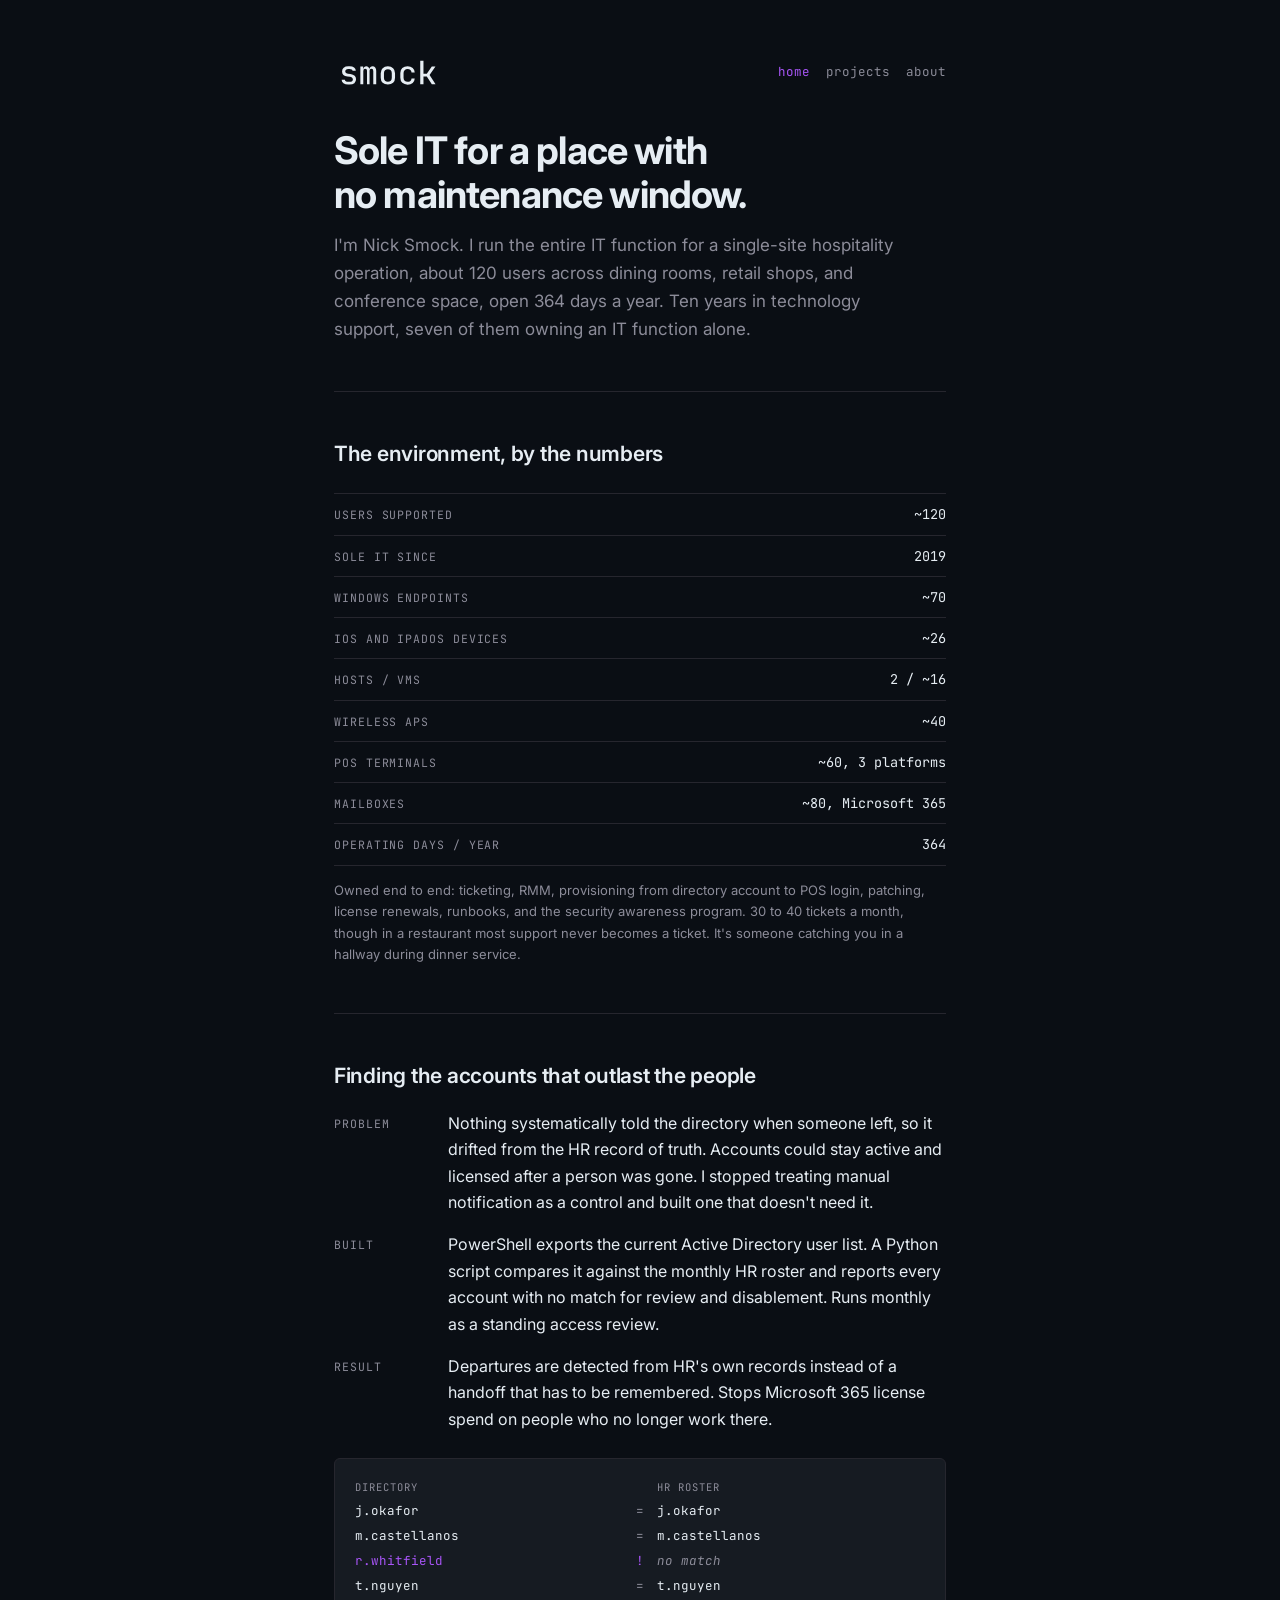
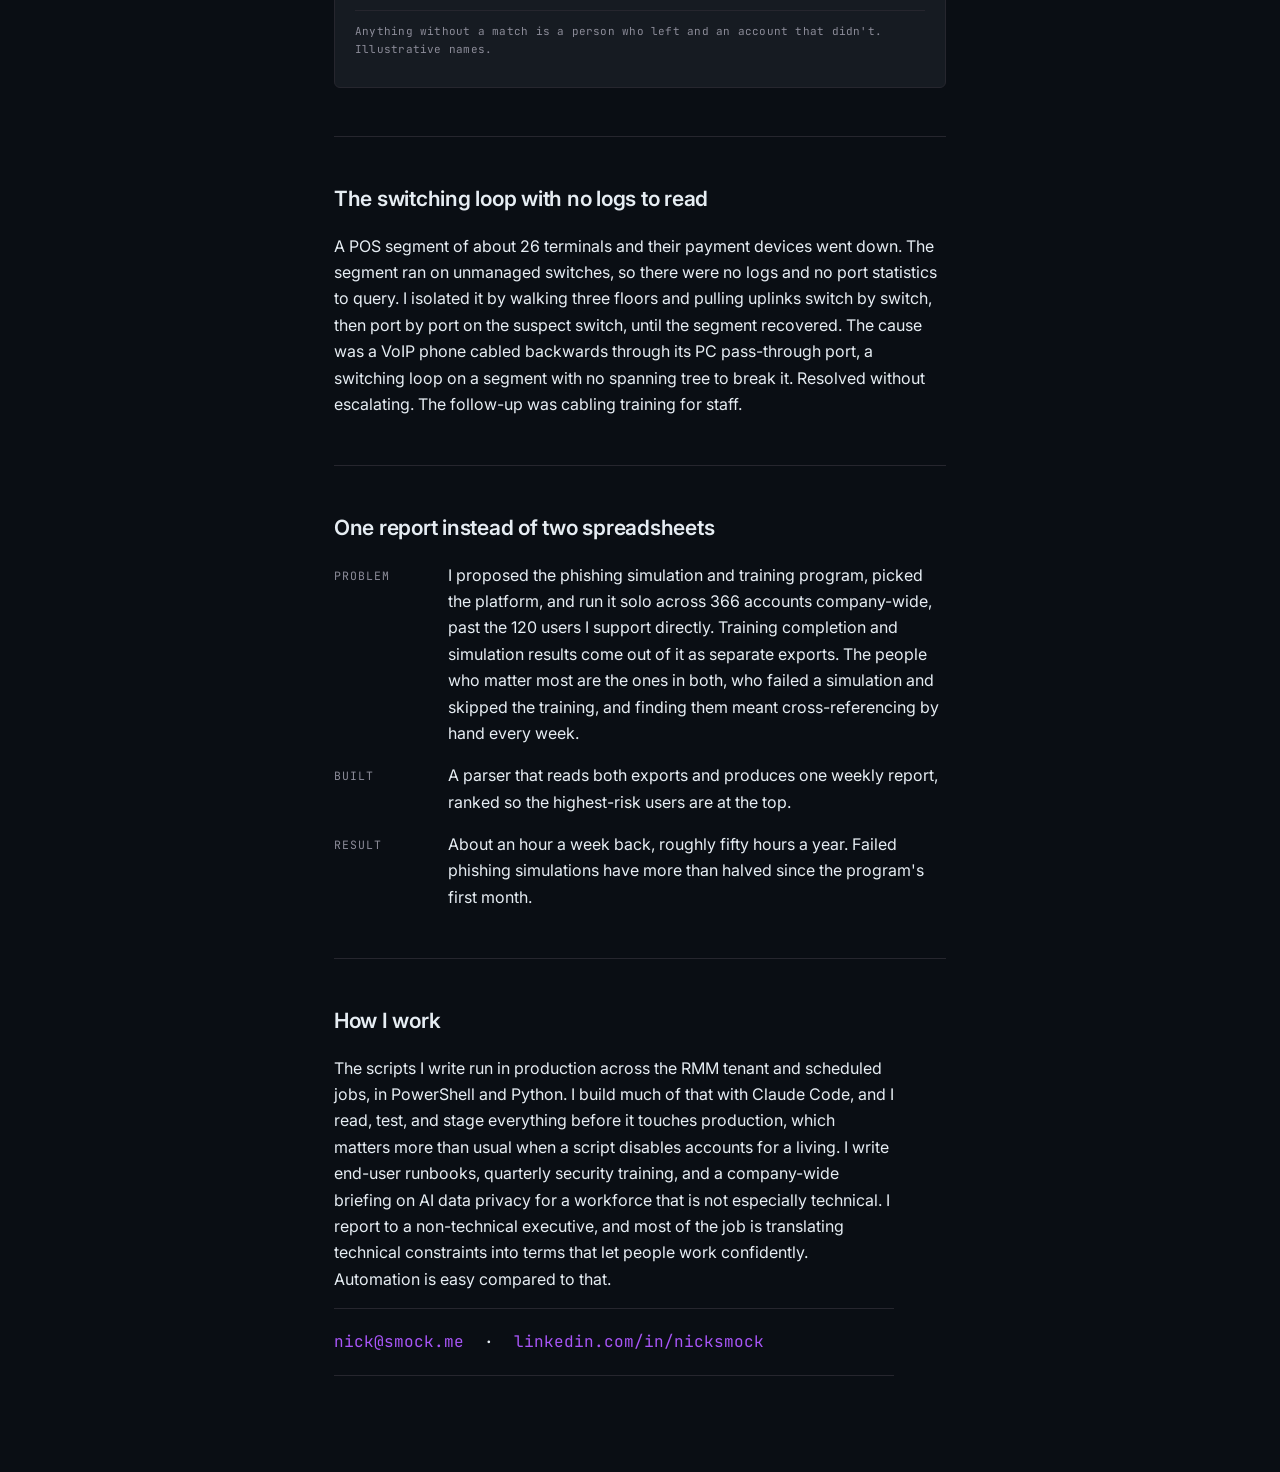
<file: index.html>
<!DOCTYPE html>
<html lang="en">
<head>
<meta charset="utf-8">
<meta name="viewport" content="width=device-width, initial-scale=1">
<title>Nick Smock, IT operations and automation</title>
<meta name="description" content="Nick Smock. Sole IT for a 120-person, single-site hospitality operation that runs 364 days a year. Identity, endpoints, POS, and automation, owned end to end.">
<meta property="og:type" content="website">
<meta property="og:url" content="https://smock.dev/">
<meta property="og:title" content="Nick Smock, IT operations and automation">
<meta property="og:description" content="Sole IT for a 120-person hospitality operation that runs 364 days a year. Identity, endpoints, POS, and automation, owned end to end.">
<meta property="og:image" content="https://smock.dev/og-image.png">
<meta property="og:image:width" content="1200">
<meta property="og:image:height" content="630">
<meta name="twitter:card" content="summary_large_image">
<meta name="twitter:title" content="Nick Smock, IT operations and automation">
<meta name="twitter:description" content="Sole IT for a 120-person hospitality operation that runs 364 days a year. Identity, endpoints, POS, and automation, owned end to end.">
<meta name="twitter:image" content="https://smock.dev/og-image.png">
<link rel="preconnect" href="https://fonts.googleapis.com">
<link rel="preconnect" href="https://fonts.gstatic.com" crossorigin>
<link href="https://fonts.googleapis.com/css2?family=Inter:wght@400;500;600;700&family=JetBrains+Mono:wght@400;500&display=swap" rel="stylesheet">
<link rel="icon" href="/favicon.ico" type="image/x-icon"/>
<link rel="shortcut icon" href="/favicon.ico" type="image/x-icon"/>
<link rel="stylesheet" href="/styles.css">
</head>
<body>
<main class="wrap">

  <div class="top">
    <p class="mark"><a href="/"><img src="/smock-wordmark-animated.svg" alt="smock, home"></a></p>
    <nav class="nav" aria-label="Site">
      <a href="/" aria-current="page">home</a>
      <a href="/projects/">projects</a>
      <a href="/about/">about</a>
    </nav>
  </div>

  <header class="stagger">
    <h1>Sole IT for a place with<br>no maintenance window.</h1>
    <p class="standfirst">I'm Nick Smock. I run the entire IT function for a single-site
    hospitality operation, about 120 users across dining rooms, retail shops, and
    conference space, open 364 days a year. Ten years in technology support, seven of
    them owning an IT function alone.</p>
  </header>

  <hr class="rule">

  <section class="stagger">
    <h2>The environment, by the numbers</h2>
    <dl class="scope">
      <div><dt>Users supported</dt><dd>~120</dd></div>
      <div><dt>Sole IT since</dt><dd>2019</dd></div>
      <div><dt>Windows endpoints</dt><dd>~70</dd></div>
      <div><dt>iOS and iPadOS devices</dt><dd>~26</dd></div>
      <div><dt>Hosts / VMs</dt><dd>2 / ~16</dd></div>
      <div><dt>Wireless APs</dt><dd>~40</dd></div>
      <div><dt>POS terminals</dt><dd>~60, 3 platforms</dd></div>
      <div><dt>Mailboxes</dt><dd>~80, Microsoft 365</dd></div>
      <div><dt>Operating days / year</dt><dd>364</dd></div>
    </dl>
    <p class="scopenote">Owned end to end: ticketing, RMM, provisioning from directory
    account to POS login, patching, license renewals, runbooks, and the security awareness
    program. 30 to 40 tickets a month, though in a restaurant most support never becomes a
    ticket. It's someone catching you in a hallway during dinner service.</p>
  </section>

  <hr class="rule">

  <section class="stagger">
    <h2>Finding the accounts that outlast the people</h2>

    <dl class="field">
      <dt>Problem</dt>
      <dd>Nothing systematically told the directory when someone left, so it drifted from
      the HR record of truth. Accounts could stay active and licensed after a person was
      gone. I stopped treating manual notification as a control and built one that
      doesn't need it.</dd>
    </dl>
    <dl class="field">
      <dt>Built</dt>
      <dd>PowerShell exports the current Active Directory user list. A Python script
      compares it against the monthly HR roster and reports every account with no match
      for review and disablement. Runs monthly as a standing access review.</dd>
    </dl>
    <dl class="field">
      <dt>Result</dt>
      <dd>Departures are detected from HR's own records instead of a handoff that has to
      be remembered. Stops Microsoft 365 license spend on people who no longer work there.</dd>
    </dl>

    <div class="recon" aria-label="Illustration of directory accounts reconciled against the HR roster">
      <div class="row head"><span>Directory</span><span></span><span>HR roster</span></div>
      <div class="row"><span>j.okafor</span><span class="op">=</span><span>j.okafor</span></div>
      <div class="row"><span>m.castellanos</span><span class="op">=</span><span>m.castellanos</span></div>
      <div class="row miss"><span>r.whitfield</span><span class="op">!</span><span class="gone">no match</span></div>
      <div class="row"><span>t.nguyen</span><span class="op">=</span><span>t.nguyen</span></div>
      <p class="note">Anything without a match is a person who left and an account that
      didn't. Illustrative names.</p>
    </div>
  </section>

  <hr class="rule">

  <section class="stagger">
    <h2>The switching loop with no logs to read</h2>
    <p>A POS segment of about 26 terminals and their payment devices went down. The
    segment ran on unmanaged switches, so there were no logs and no port statistics to
    query. I isolated it by walking three floors and pulling uplinks switch by switch,
    then port by port on the suspect switch, until the segment recovered. The cause was
    a VoIP phone cabled backwards through its PC pass-through port, a switching loop on
    a segment with no spanning tree to break it. Resolved without escalating. The
    follow-up was cabling training for staff.</p>
  </section>

  <hr class="rule">

  <section class="stagger">
    <h2>One report instead of two spreadsheets</h2>

    <dl class="field">
      <dt>Problem</dt>
      <dd>I proposed the phishing simulation and training program, picked the platform,
      and run it solo across 366 accounts company-wide, past the 120 users I support
      directly. Training completion and simulation results come out of it as separate
      exports. The people who matter most are the ones in both, who failed a simulation
      and skipped the training, and finding them meant cross-referencing by hand every
      week.</dd>
    </dl>
    <dl class="field">
      <dt>Built</dt>
      <dd>A parser that reads both exports and produces one weekly report, ranked so
      the highest-risk users are at the top.</dd>
    </dl>
    <dl class="field">
      <dt>Result</dt>
      <dd>About an hour a week back, roughly fifty hours a year. Failed phishing
      simulations have more than halved since the program's first month.</dd>
    </dl>
  </section>

  <hr class="rule">

  <section class="close">
    <h2>How I work</h2>
    <p>The scripts I write run in production across the RMM tenant and scheduled jobs,
    in PowerShell and Python. I build much of that with Claude Code, and I read, test,
    and stage everything before it touches production, which matters more than usual
    when a script disables accounts for a living. I write end-user runbooks, quarterly
    security training, and a company-wide briefing on AI data privacy for a workforce
    that is not especially technical. I report to a non-technical executive, and most
    of the job is translating technical constraints into terms that let people work
    confidently. Automation is easy compared to that.</p>
  </section>

  <footer>
    <p class="contact"><a href="mailto:nick@smock.me">nick@smock.me</a> &nbsp;·&nbsp; <a href="https://www.linkedin.com/in/nicksmock">linkedin.com/in/nicksmock</a></p>
  </footer>

</main>
</body>
</html>
</file>
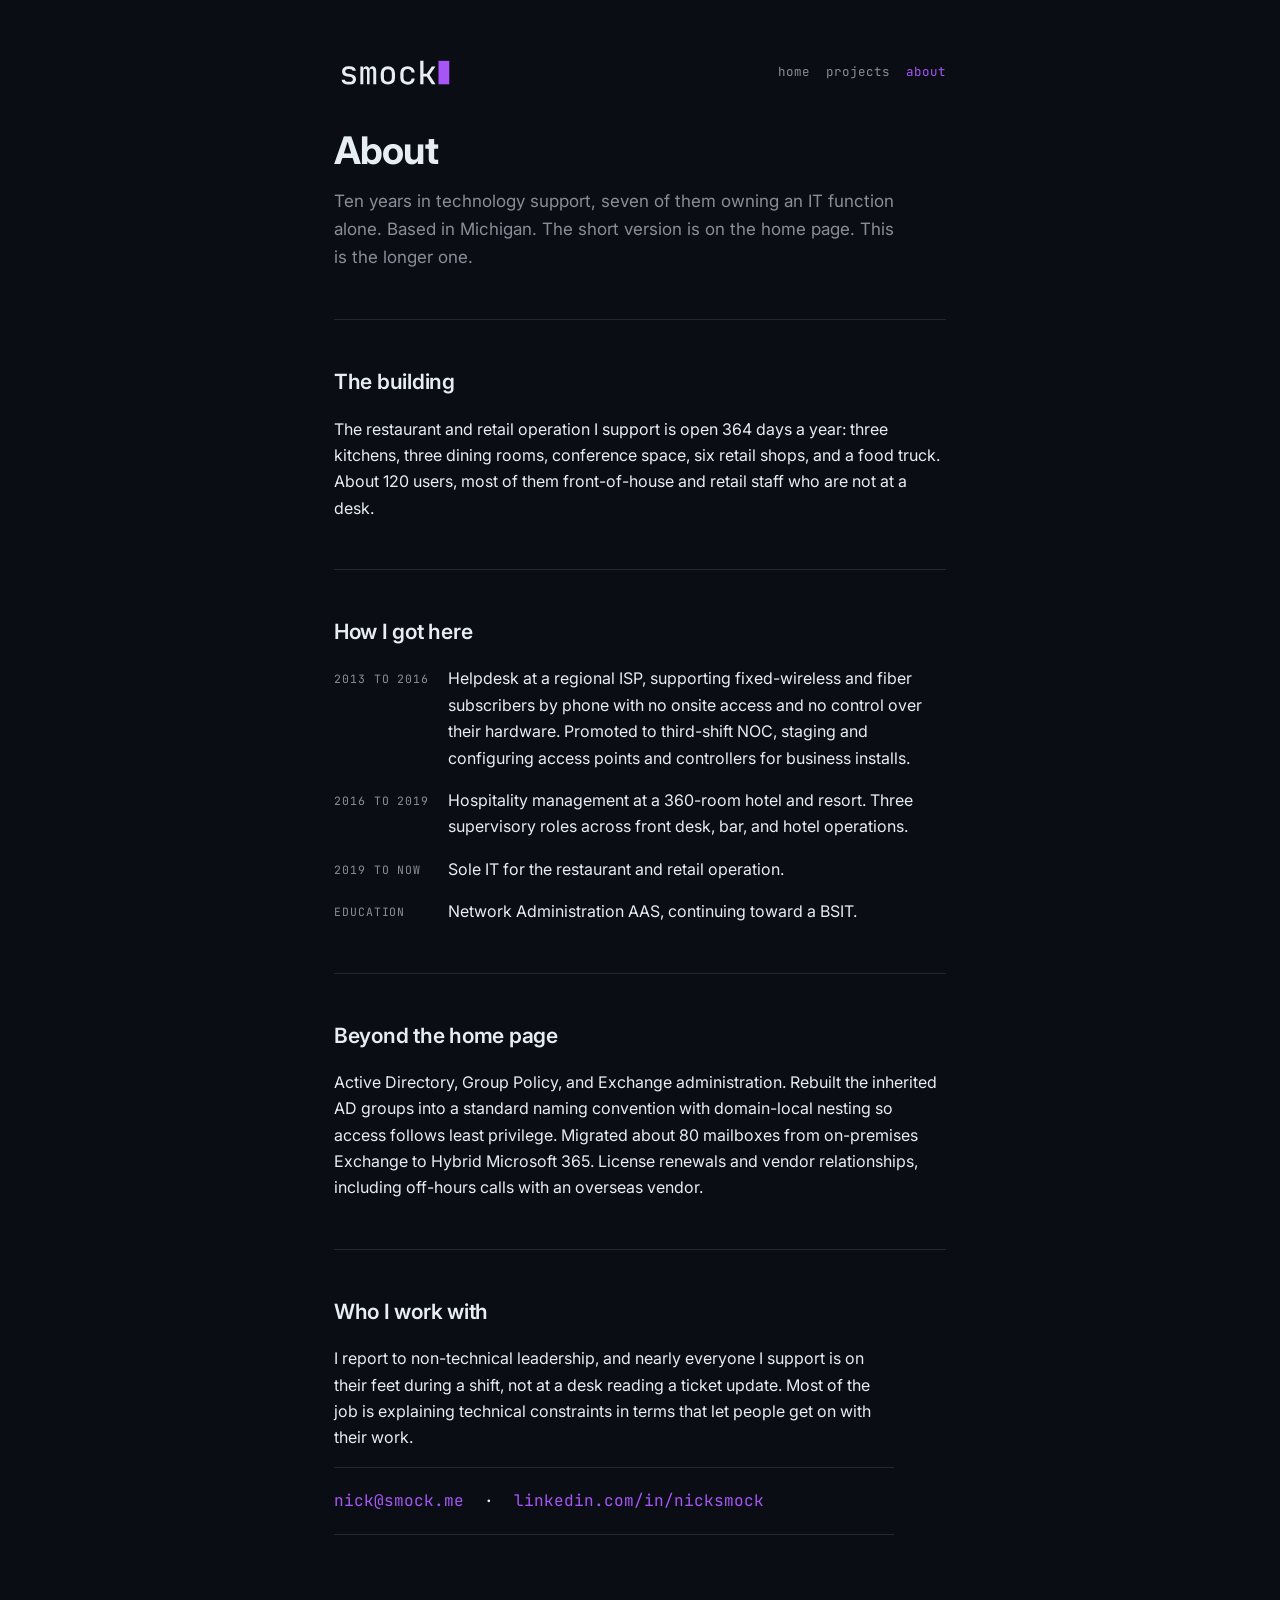
<file: about/index.html>
<!DOCTYPE html>
<html lang="en">
<head>
<meta charset="utf-8">
<meta name="viewport" content="width=device-width, initial-scale=1">
<title>About · Nick Smock</title>
<meta name="description" content="About Nick Smock.">
<link rel="canonical" href="https://smock.dev/about/">
<link rel="preconnect" href="https://fonts.googleapis.com">
<link rel="preconnect" href="https://fonts.gstatic.com" crossorigin>
<link href="https://fonts.googleapis.com/css2?family=Inter:wght@400;500;600;700&family=JetBrains+Mono:wght@400;500&display=swap" rel="stylesheet">
<link rel="icon" href="/favicon.ico" type="image/x-icon"/>
<link rel="shortcut icon" href="/favicon.ico" type="image/x-icon"/>
<link rel="stylesheet" href="/styles.css">
</head>
<body>
<main class="wrap">

  <div class="top">
    <p class="mark"><a href="/"><img src="/smock-wordmark-animated.svg" alt="smock, home"></a></p>
    <nav class="nav" aria-label="Site">
      <a href="/">home</a>
      <a href="/projects/">projects</a>
      <a href="/about/" aria-current="page">about</a>
    </nav>
  </div>

  <header class="stagger">
    <h1>About</h1>
    <p class="standfirst">Ten years in technology support, seven of them owning an IT function
    alone. Based in Michigan. The short version is on the home page. This is the longer one.</p>
  </header>

  <hr class="rule">

  <section class="stagger">
    <h2>The building</h2>
    <p>The restaurant and retail operation I support is open 364 days a year: three kitchens,
    three dining rooms, conference space, six retail shops, and a food truck. About 120 users,
    most of them front-of-house and retail staff who are not at a desk.</p>
  </section>

  <hr class="rule">

  <section class="stagger">
    <h2>How I got here</h2>

    <dl class="field">
      <dt>2013 to 2016</dt>
      <dd>Helpdesk at a regional ISP, supporting fixed-wireless and fiber subscribers by phone
      with no onsite access and no control over their hardware. Promoted to third-shift NOC,
      staging and configuring access points and controllers for business installs.</dd>
    </dl>
    <dl class="field">
      <dt>2016 to 2019</dt>
      <dd>Hospitality management at a 360-room hotel and resort. Three supervisory roles across
      front desk, bar, and hotel operations.</dd>
    </dl>
    <dl class="field">
      <dt>2019 to now</dt>
      <dd>Sole IT for the restaurant and retail operation.</dd>
    </dl>
    <dl class="field">
      <dt>Education</dt>
      <dd>Network Administration AAS, continuing toward a BSIT.</dd>
    </dl>
  </section>

  <hr class="rule">

  <section class="stagger">
    <h2>Beyond the home page</h2>
    <p>Active Directory, Group Policy, and Exchange administration. Rebuilt the inherited AD
    groups into a standard naming convention with domain-local nesting so access follows least
    privilege. Migrated about 80 mailboxes from on-premises Exchange to Hybrid Microsoft 365. License
    renewals and vendor relationships, including off-hours calls with an overseas vendor.</p>
  </section>

  <hr class="rule">

  <section class="close">
    <h2>Who I work with</h2>
    <p>I report to non-technical leadership, and nearly everyone I support is on their feet
    during a shift, not at a desk reading a ticket update. Most of the job is explaining
    technical constraints in terms that let people get on with their work.</p>
  </section>

  <footer>
    <p class="contact"><a href="mailto:nick@smock.me">nick@smock.me</a> &nbsp;·&nbsp; <a href="https://www.linkedin.com/in/nicksmock">linkedin.com/in/nicksmock</a></p>
  </footer>

</main>
</body>
</html>
</file>
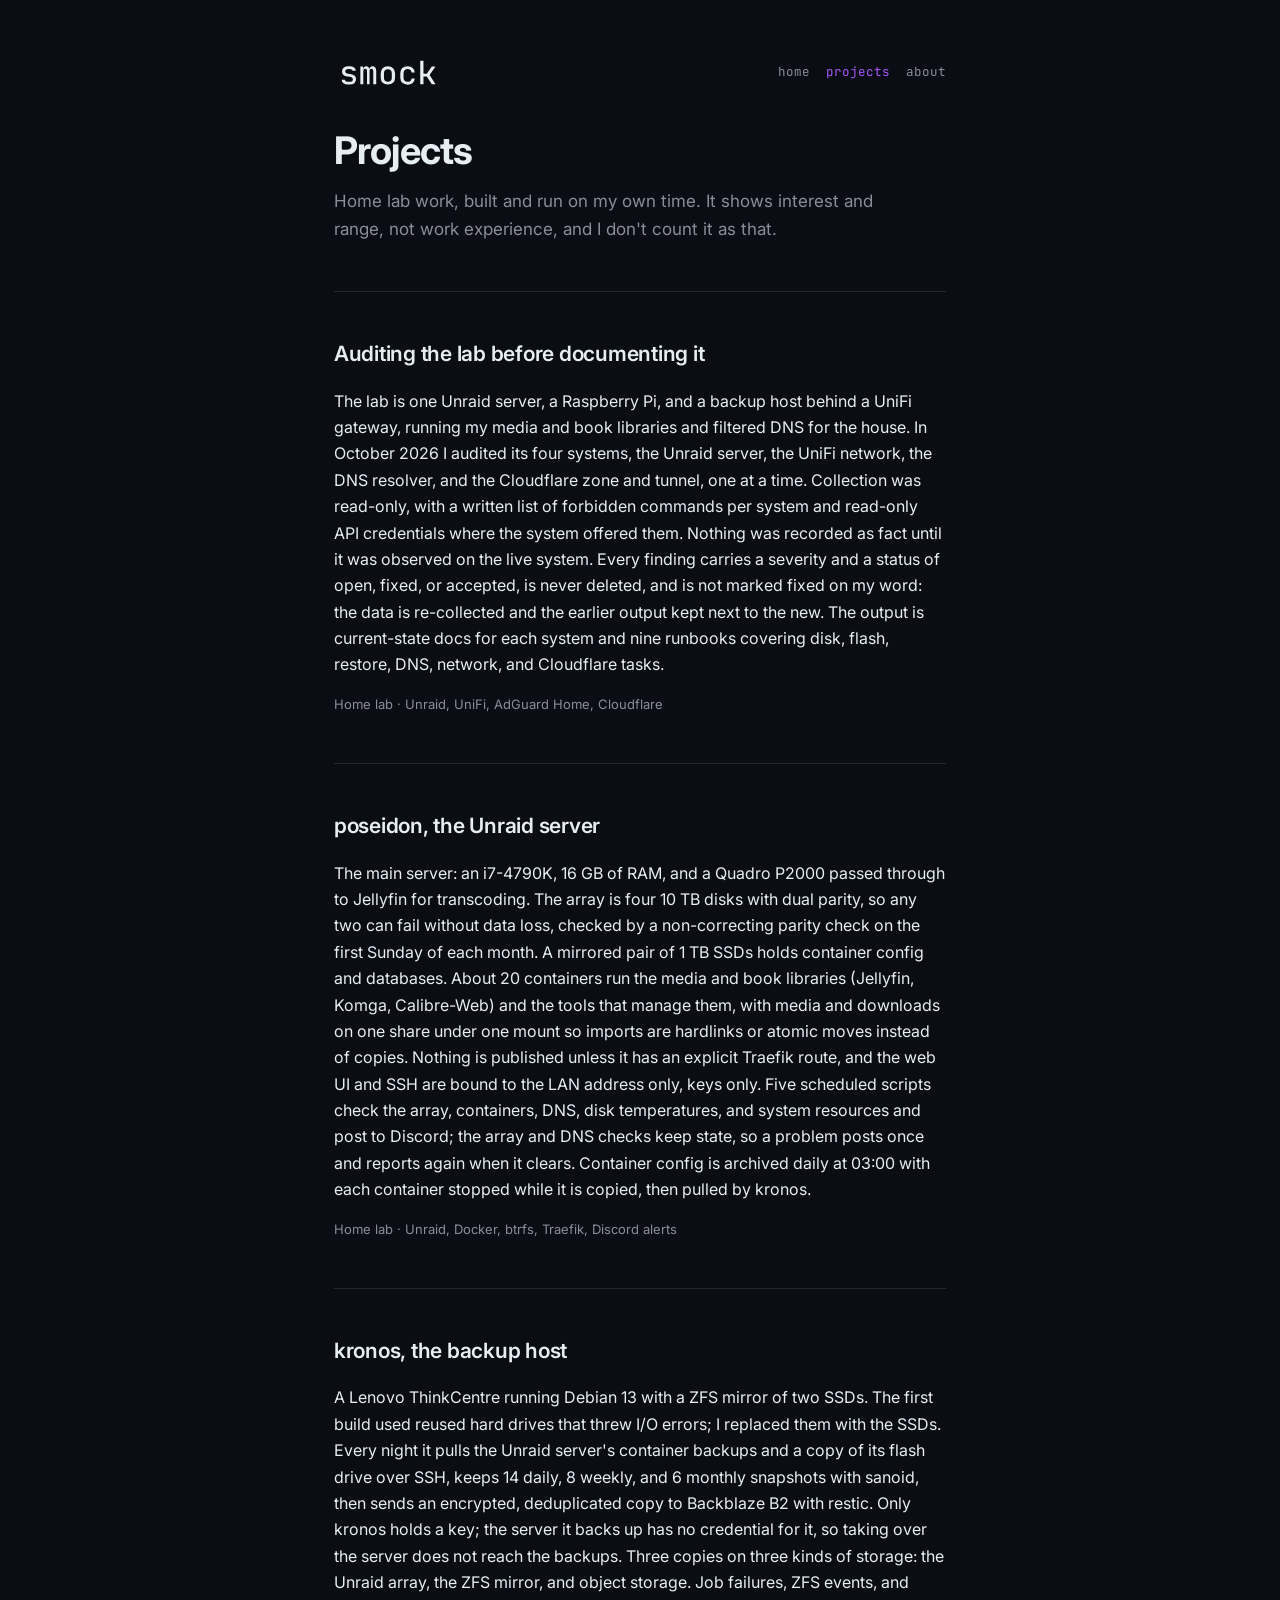
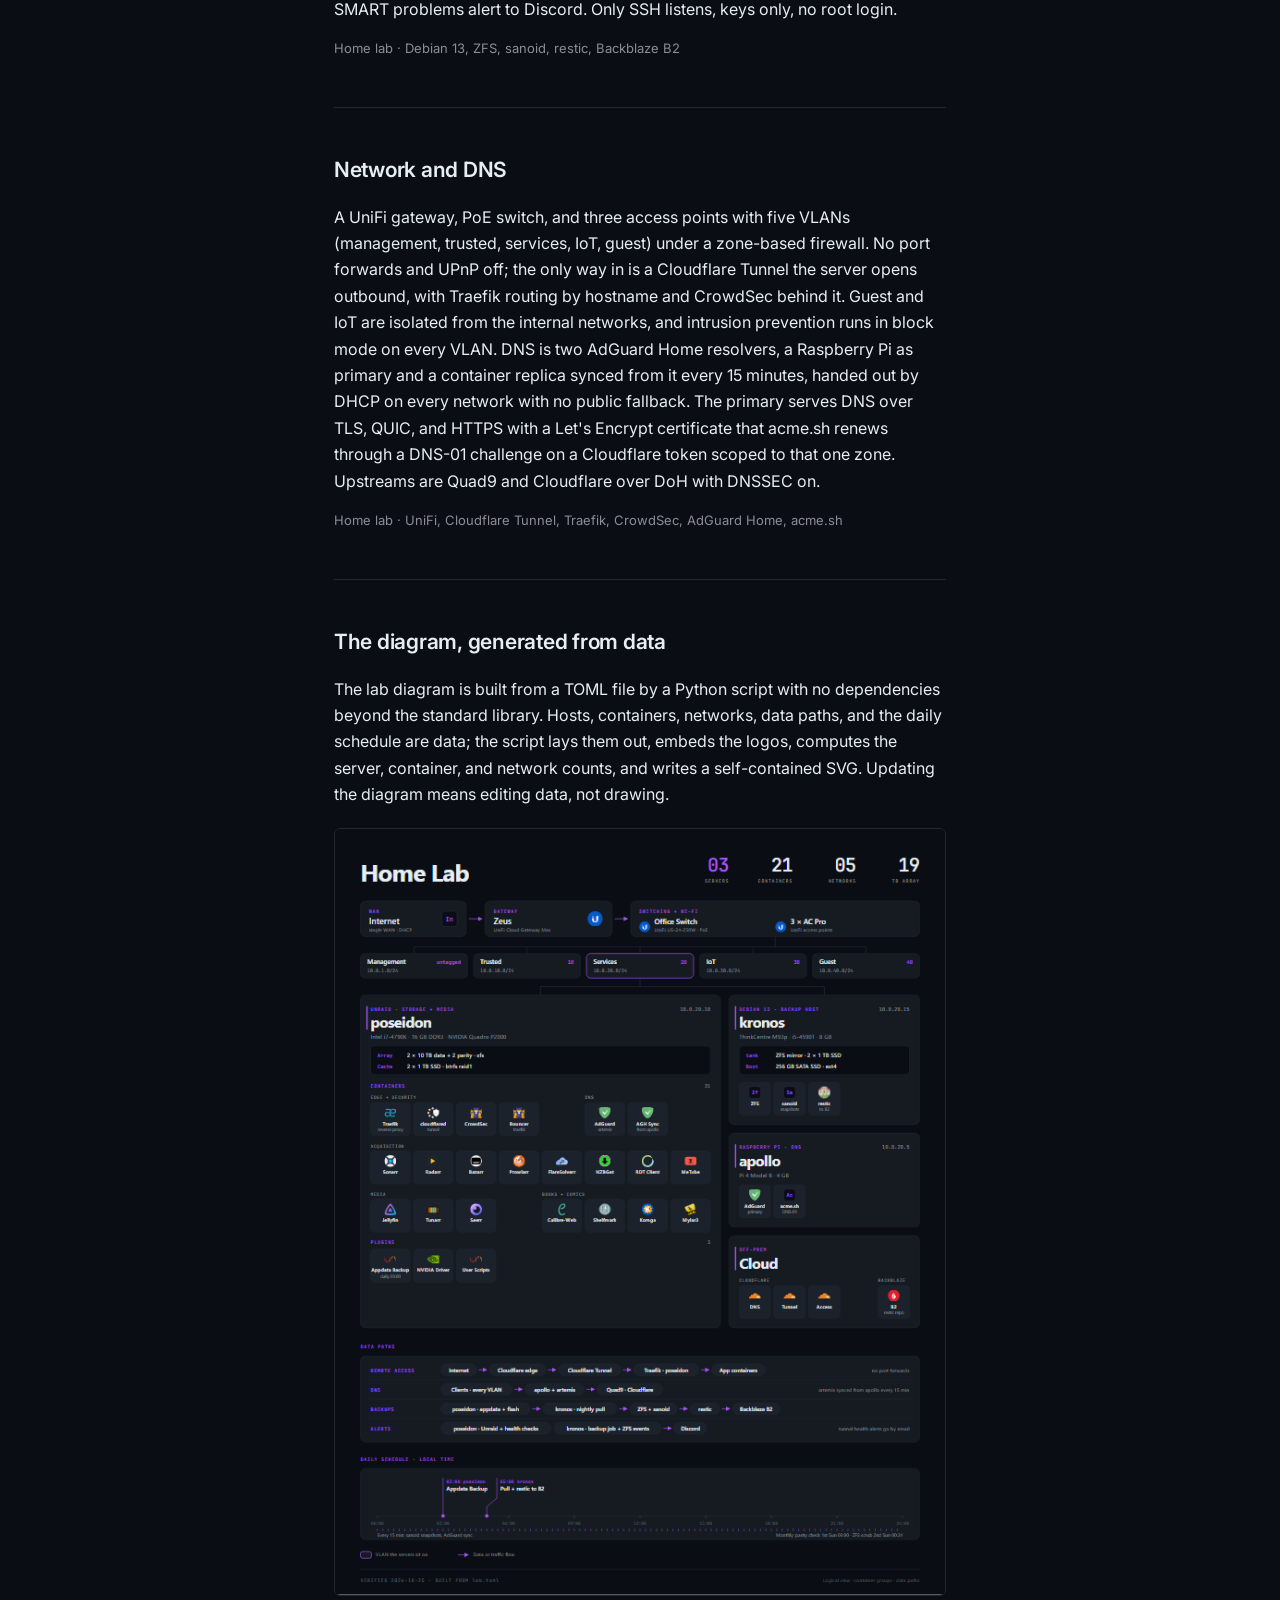
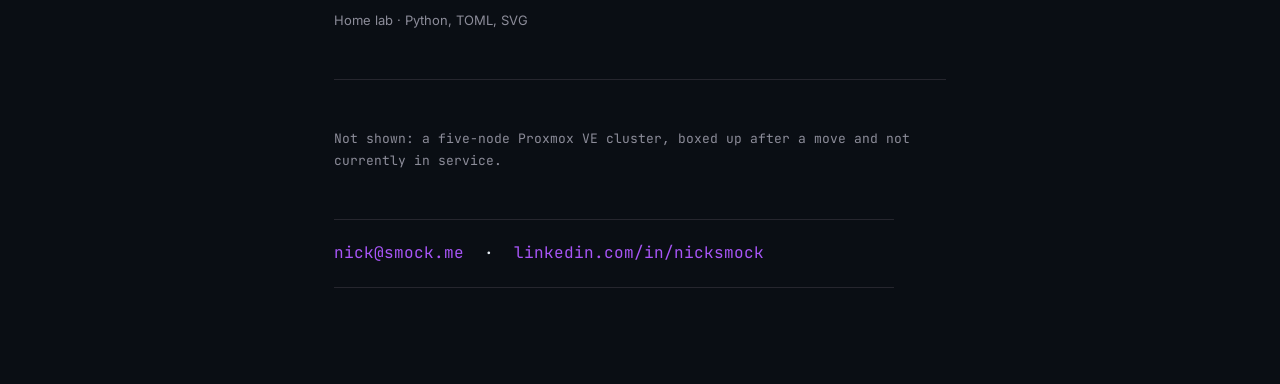
<file: projects/index.html>
<!DOCTYPE html>
<html lang="en">
<head>
<meta charset="utf-8">
<meta name="viewport" content="width=device-width, initial-scale=1">
<title>Projects · Nick Smock</title>
<meta name="description" content="Home lab projects by Nick Smock: audit and runbooks, backup host, network and DNS, diagram generator.">
<link rel="canonical" href="https://smock.dev/projects/">
<link rel="preconnect" href="https://fonts.googleapis.com">
<link rel="preconnect" href="https://fonts.gstatic.com" crossorigin>
<link href="https://fonts.googleapis.com/css2?family=Inter:wght@400;500;600;700&family=JetBrains+Mono:wght@400;500&display=swap" rel="stylesheet">
<link rel="icon" href="/favicon.ico" type="image/x-icon"/>
<link rel="shortcut icon" href="/favicon.ico" type="image/x-icon"/>
<link rel="stylesheet" href="/styles.css">
<style>
  .figure{margin:20px 0 0}
  .figure a{border:0;display:block}
  .figure img{display:block;width:100%;height:auto;border:1px solid var(--line);border-radius:6px}
</style>
</head>
<body>
<main class="wrap">

  <div class="top">
    <p class="mark"><a href="/"><img src="/smock-wordmark-animated.svg" alt="smock, home"></a></p>
    <nav class="nav" aria-label="Site">
      <a href="/">home</a>
      <a href="/projects/" aria-current="page">projects</a>
      <a href="/about/">about</a>
    </nav>
  </div>

  <header class="stagger">
    <h1>Projects</h1>
    <p class="standfirst">Home lab work, built and run on my own time. It shows interest and
    range, not work experience, and I don't count it as that.</p>
  </header>

  <hr class="rule">

  <section class="stagger">
    <h2>Auditing the lab before documenting it</h2>
    <p>The lab is one Unraid server, a Raspberry Pi, and a backup host behind a UniFi gateway,
    running my media and book libraries and filtered DNS for the house. In October 2026 I
    audited its four systems, the Unraid server, the UniFi network, the DNS resolver, and
    the Cloudflare zone and tunnel, one at a time. Collection was read-only, with a written
    list of forbidden commands per system and read-only API credentials where the system
    offered them. Nothing was recorded as fact until it was observed on the live system.
    Every finding carries a severity and a status of open, fixed, or accepted, is never
    deleted, and is not marked fixed on my word: the data is re-collected and the earlier
    output kept next to the new. The output is current-state docs for each system and nine
    runbooks covering disk, flash, restore, DNS, network, and Cloudflare tasks.</p>
    <p class="scopenote">Home lab · Unraid, UniFi, AdGuard Home, Cloudflare</p>
  </section>

  <hr class="rule">

  <section class="stagger">
    <h2>poseidon, the Unraid server</h2>
    <p>The main server: an i7-4790K, 16 GB of RAM, and a Quadro P2000 passed through to
    Jellyfin for transcoding. The array is four 10 TB disks with dual parity, so any two can
    fail without data loss, checked by a non-correcting parity check on the first Sunday of
    each month. A mirrored pair of 1 TB SSDs holds container config and databases. About 20
    containers run the media and book libraries (Jellyfin, Komga, Calibre-Web) and the tools
    that manage them, with media and downloads on one share under one mount so imports are
    hardlinks or atomic moves instead of copies. Nothing is published unless it has an
    explicit Traefik route, and the web UI and SSH are bound to the LAN address only, keys
    only. Five scheduled scripts check the array, containers, DNS, disk temperatures, and
    system resources and post to Discord; the array and DNS checks keep state, so a problem
    posts once and reports again when it clears. Container config is archived daily at 03:00
    with each container stopped while it is copied, then pulled by kronos.</p>
    <p class="scopenote">Home lab · Unraid, Docker, btrfs, Traefik, Discord alerts</p>
  </section>

  <hr class="rule">

  <section class="stagger">
    <h2>kronos, the backup host</h2>
    <p>A Lenovo ThinkCentre running Debian 13 with a ZFS mirror of two SSDs. The first build
    used reused hard drives that threw I/O errors; I replaced them with the SSDs. Every night
    it pulls the Unraid server's container backups and a copy of its flash drive over SSH,
    keeps 14 daily, 8 weekly, and 6 monthly snapshots with sanoid, then sends an encrypted,
    deduplicated copy to Backblaze B2 with restic. Only kronos holds a key; the server it
    backs up has no credential for it, so taking over the server does not reach the backups.
    Three copies on three kinds of storage: the Unraid array, the ZFS mirror, and object
    storage. Job failures, ZFS events, and SMART problems alert to Discord. Only SSH listens,
    keys only, no root login.</p>
    <p class="scopenote">Home lab · Debian 13, ZFS, sanoid, restic, Backblaze B2</p>
  </section>

  <hr class="rule">

  <section class="stagger">
    <h2>Network and DNS</h2>
    <p>A UniFi gateway, PoE switch, and three access points with five VLANs (management,
    trusted, services, IoT, guest) under a zone-based firewall. No port forwards and UPnP
    off; the only way in is a Cloudflare Tunnel the server opens outbound, with Traefik
    routing by hostname and CrowdSec behind it. Guest and IoT are isolated from the internal
    networks, and intrusion prevention runs in block mode on every VLAN. DNS is two AdGuard
    Home resolvers, a Raspberry Pi as primary and a container replica synced from it every
    15 minutes, handed out by DHCP on every network with no public fallback. The primary
    serves DNS over TLS, QUIC, and HTTPS with a Let's Encrypt certificate that acme.sh renews
    through a DNS-01 challenge on a Cloudflare token scoped to that one zone. Upstreams are
    Quad9 and Cloudflare over DoH with DNSSEC on.</p>
    <p class="scopenote">Home lab · UniFi, Cloudflare Tunnel, Traefik, CrowdSec, AdGuard Home, acme.sh</p>
  </section>

  <hr class="rule">

  <section class="stagger">
    <h2>The diagram, generated from data</h2>
    <p>The lab diagram is built from a TOML file by a Python script with no dependencies
    beyond the standard library. Hosts, containers, networks, data paths, and the daily
    schedule are data; the script lays them out, embeds the logos, computes the server,
    container, and network counts, and writes a self-contained SVG. Updating the diagram
    means editing data, not drawing.</p>
    <p class="figure"><a href="/projects/homelab.svg"><img src="/projects/homelab-thumb.png" width="660" height="829" alt="Home lab diagram: gateway, five VLANs, three hosts with their services, data paths, and daily schedule."></a></p>
    <p class="scopenote">Home lab · Python, TOML, SVG</p>
  </section>

  <hr class="rule">

  <section class="stagger">
    <p class="quiet">Not shown: a five-node Proxmox VE cluster, boxed up after a move and not currently in service.</p>
  </section>

  <footer>
    <p class="contact"><a href="mailto:nick@smock.me">nick@smock.me</a> &nbsp;·&nbsp; <a href="https://www.linkedin.com/in/nicksmock">linkedin.com/in/nicksmock</a></p>
  </footer>

</main>
</body>
</html>
</file>
<file: styles.css>
:root{
    --bg:#0A0E14;
    --surface:#161B22;
    --line:#26262E;
    --text:#E6EDF3;
    --muted:#8C8C99;
    --accent:#A855F7;
    --sans:'Inter',ui-sans-serif,system-ui,-apple-system,'Segoe UI',sans-serif;
    --mono:'JetBrains Mono',ui-monospace,SFMono-Regular,Menlo,monospace;
  }
  *{box-sizing:border-box}
  html{-webkit-text-size-adjust:100%}
  body{
    margin:0;background:var(--bg);color:var(--text);
    font-family:var(--sans);font-size:16px;line-height:1.65;
    -webkit-font-smoothing:antialiased;
  }
  .wrap{max-width:660px;margin:0 auto;padding:56px 24px 96px}

  /* ---- masthead ---- */
  .mark{margin:0 0 40px}
  .mark img{display:block;width:120px;height:auto;max-width:100%}
  h1{
    font-size:clamp(28px,6vw,38px);line-height:1.15;letter-spacing:-.022em;
    font-weight:700;margin:0 0 14px;
  }
  h1 br{display:none}
  @media (min-width:520px){h1 br{display:inline}}
  .standfirst{color:var(--muted);font-size:17px;margin:0;max-width:52ch}

  /* ---- nav ---- */
  .top{display:flex;align-items:center;justify-content:space-between;gap:16px;margin:0 0 40px}
  .top .mark{margin:0}
  .top .mark a{border:0;display:block}
  .nav{font-family:var(--mono);font-size:12.5px;display:flex;gap:16px}
  .nav a{color:var(--muted)}
  .nav a:hover,.nav a[aria-current="page"]{color:var(--accent)}
  .quiet{color:var(--muted);font-family:var(--mono);font-size:13px;margin:0 0 48px}

  .rule{height:1px;background:var(--line);border:0;margin:48px 0}

  /* ---- sections ---- */
  h2{font-size:21px;line-height:1.3;letter-spacing:-.012em;font-weight:600;margin:0 0 20px}
  .field{display:grid;grid-template-columns:96px 1fr;gap:18px;margin:0 0 16px}
  .field dt{
    font-family:var(--mono);font-size:11.5px;letter-spacing:.08em;text-transform:uppercase;
    color:var(--muted);padding-top:5px;
  }
  .field dd{margin:0}
  @media (max-width:560px){
    .field{grid-template-columns:1fr;gap:4px}
    .field dt{padding-top:0}
  }

  /* ---- scope list ---- */
  .scope{font-family:var(--mono);margin:26px 0 0}
  .scope > div{
    display:flex;justify-content:space-between;align-items:baseline;gap:16px;
    padding:9px 0;border-top:1px solid var(--line);
  }
  .scope > div:last-child{border-bottom:1px solid var(--line)}
  .scope dt{font-size:11.5px;letter-spacing:.08em;text-transform:uppercase;color:var(--muted)}
  .scope dd{margin:0;font-size:13.5px;text-align:right}
  .scopenote{color:var(--muted);font-size:13px;margin:14px 0 0}

  /* ---- signature: the reconciliation block ---- */
  .recon{
    font-family:var(--mono);font-size:12.5px;line-height:2;
    background:var(--surface);border:1px solid var(--line);border-radius:6px;
    padding:18px 20px;margin:26px 0 0;overflow-x:auto;
  }
  .recon .head{color:var(--muted);letter-spacing:.1em;font-size:10.5px;text-transform:uppercase}
  .recon .row{display:grid;grid-template-columns:1fr 34px 1fr;align-items:center;white-space:nowrap}
  .recon .op{text-align:center;color:var(--muted)}
  .recon .miss{color:var(--accent)}
  .recon .miss .op{color:var(--accent)}
  .recon .gone{color:var(--muted);font-style:italic}
  .recon .note{
    color:var(--muted);font-size:11px;line-height:1.6;letter-spacing:.02em;
    border-top:1px solid var(--line);margin-top:12px;padding-top:12px;white-space:normal;
  }

  /* ---- close ---- */
  .close p{max-width:56ch}
  .contact{
    font-family:var(--mono);font-size:16px;margin:0;max-width:56ch;
    padding:20px 0;border-top:1px solid var(--line);border-bottom:1px solid var(--line);
  }
  a{color:var(--accent);text-decoration:none;border-bottom:1px solid transparent}
  a:hover{border-bottom-color:var(--accent)}
  a:focus-visible{outline:2px solid var(--accent);outline-offset:3px;border-radius:2px}

  /* ---- load ---- */
  .stagger{opacity:0;transform:translateY(8px);animation:rise .5s cubic-bezier(.2,.6,.3,1) forwards}
  .stagger:nth-of-type(2){animation-delay:.06s}
  .stagger:nth-of-type(3){animation-delay:.12s}
  .stagger:nth-of-type(4){animation-delay:.18s}
  .stagger:nth-of-type(5){animation-delay:.24s}
  @keyframes rise{to{opacity:1;transform:none}}
  @media (prefers-reduced-motion:reduce){
    .stagger{animation:none;opacity:1;transform:none}
  }
</file>
